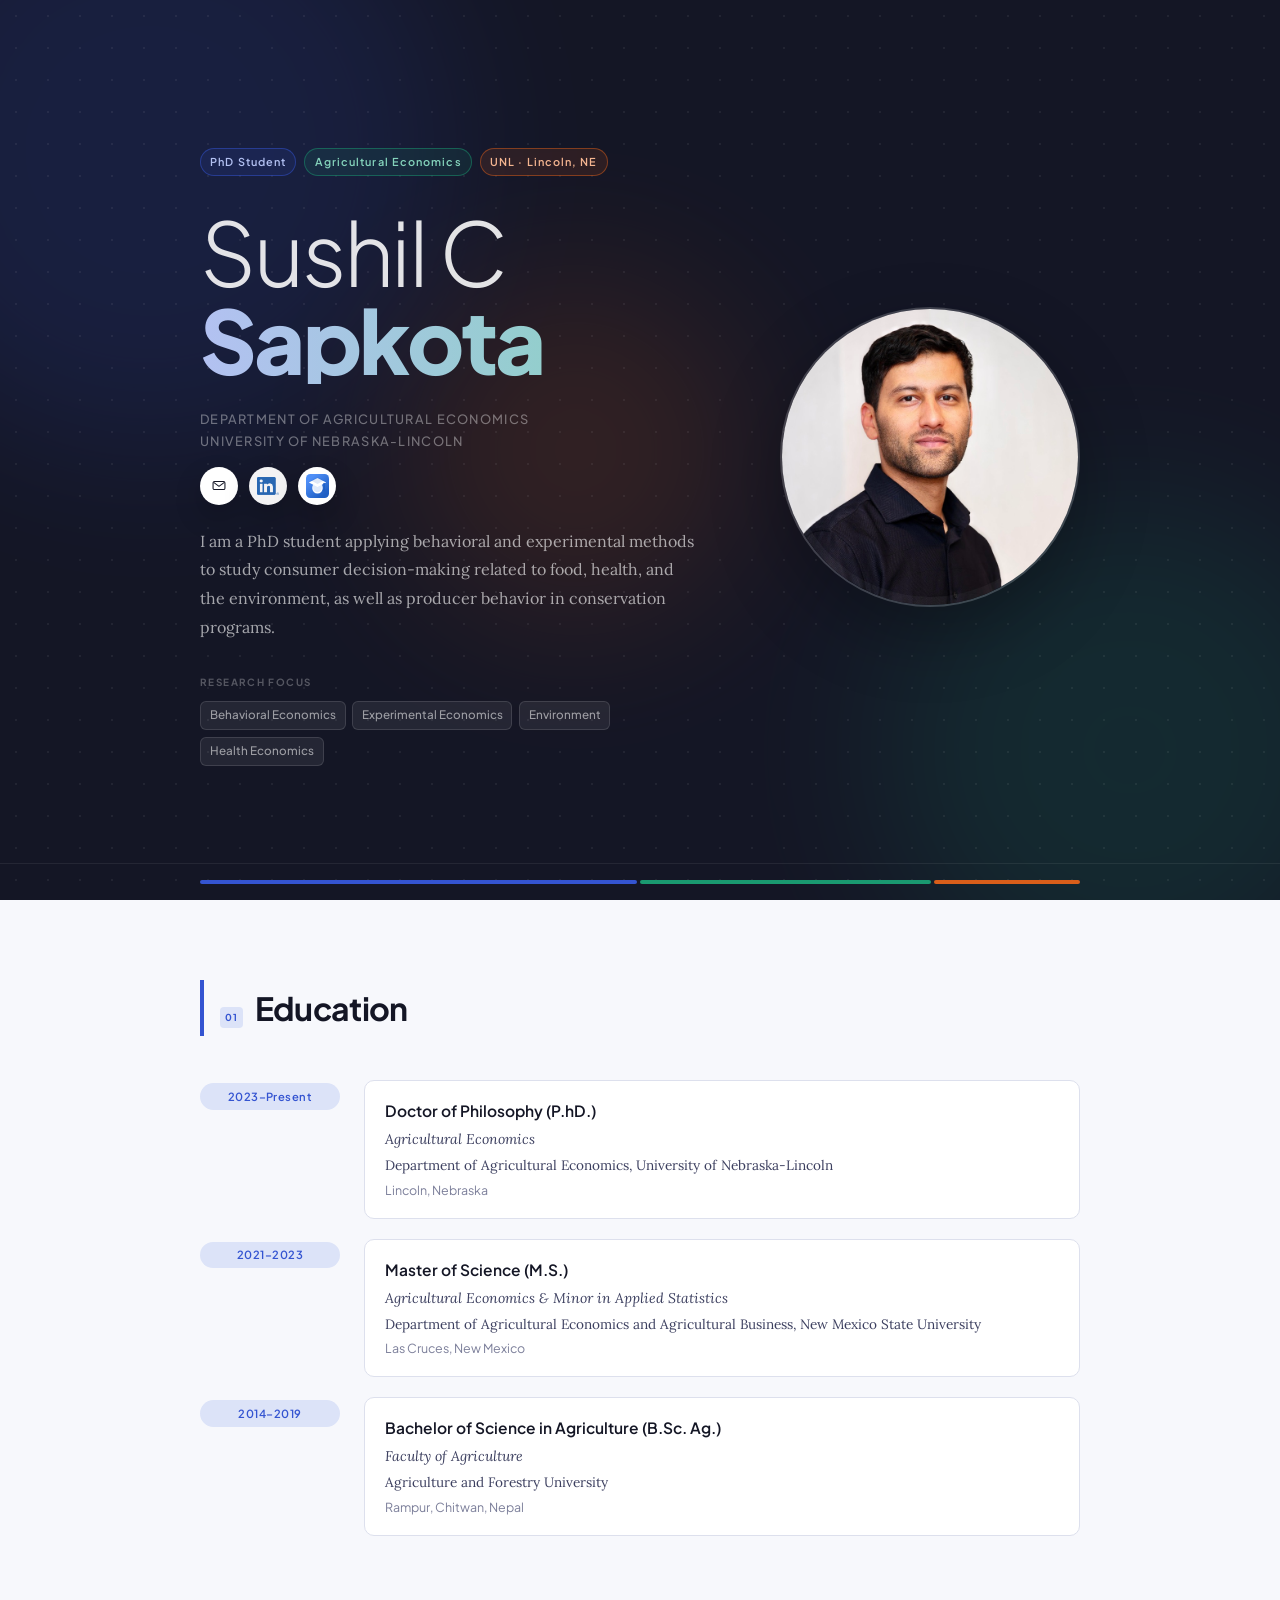
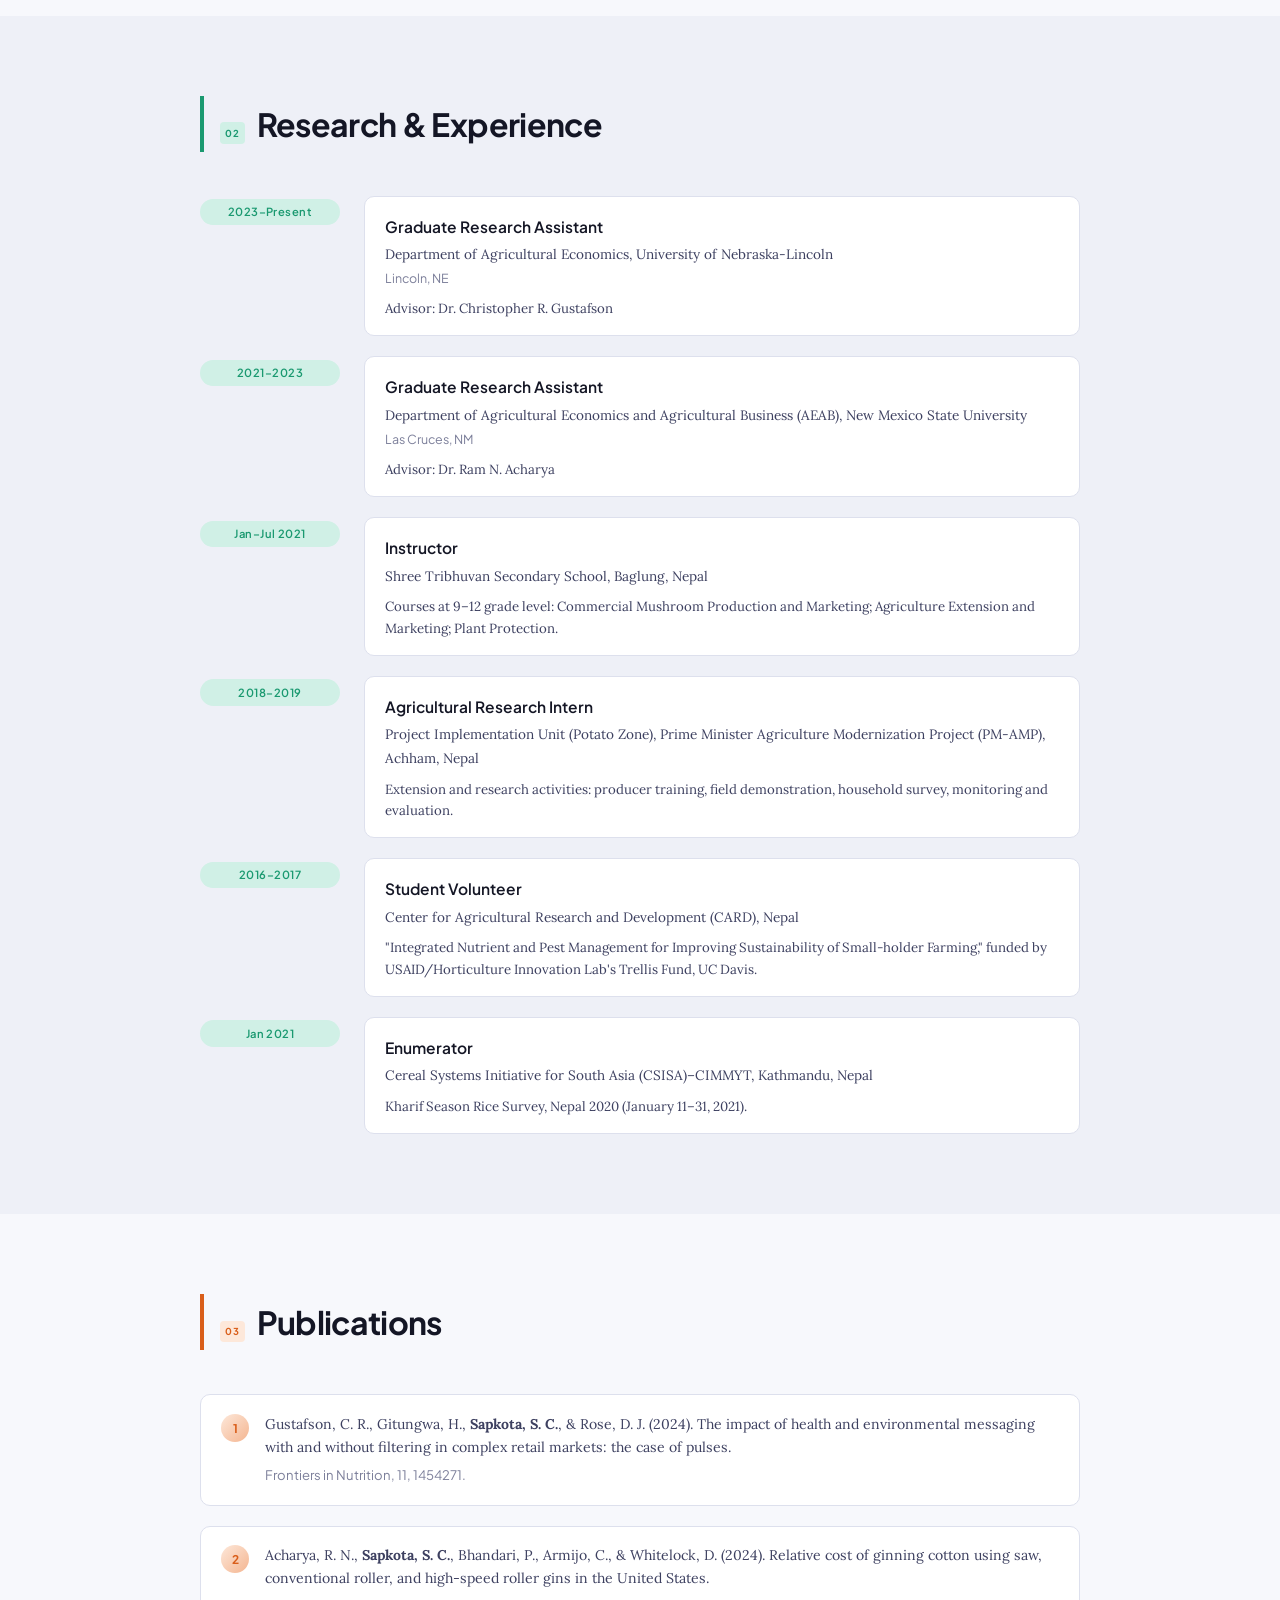
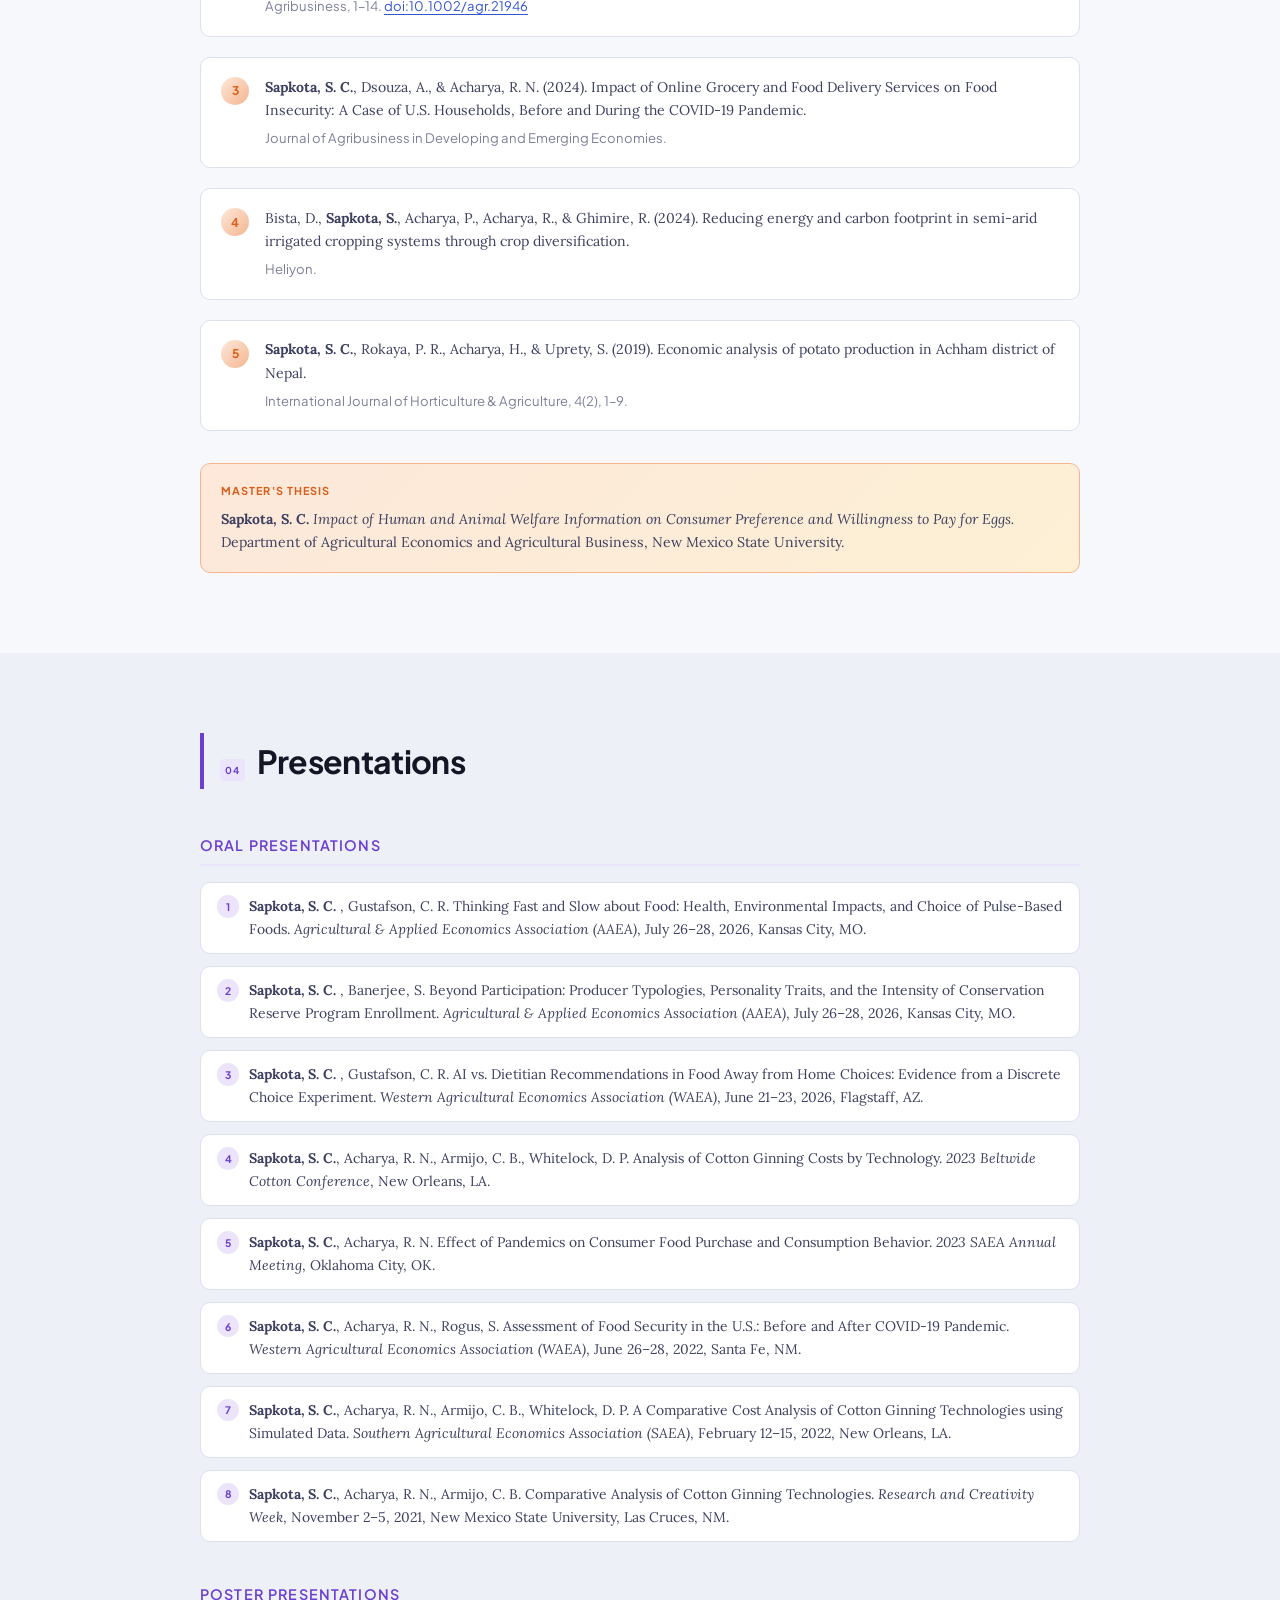
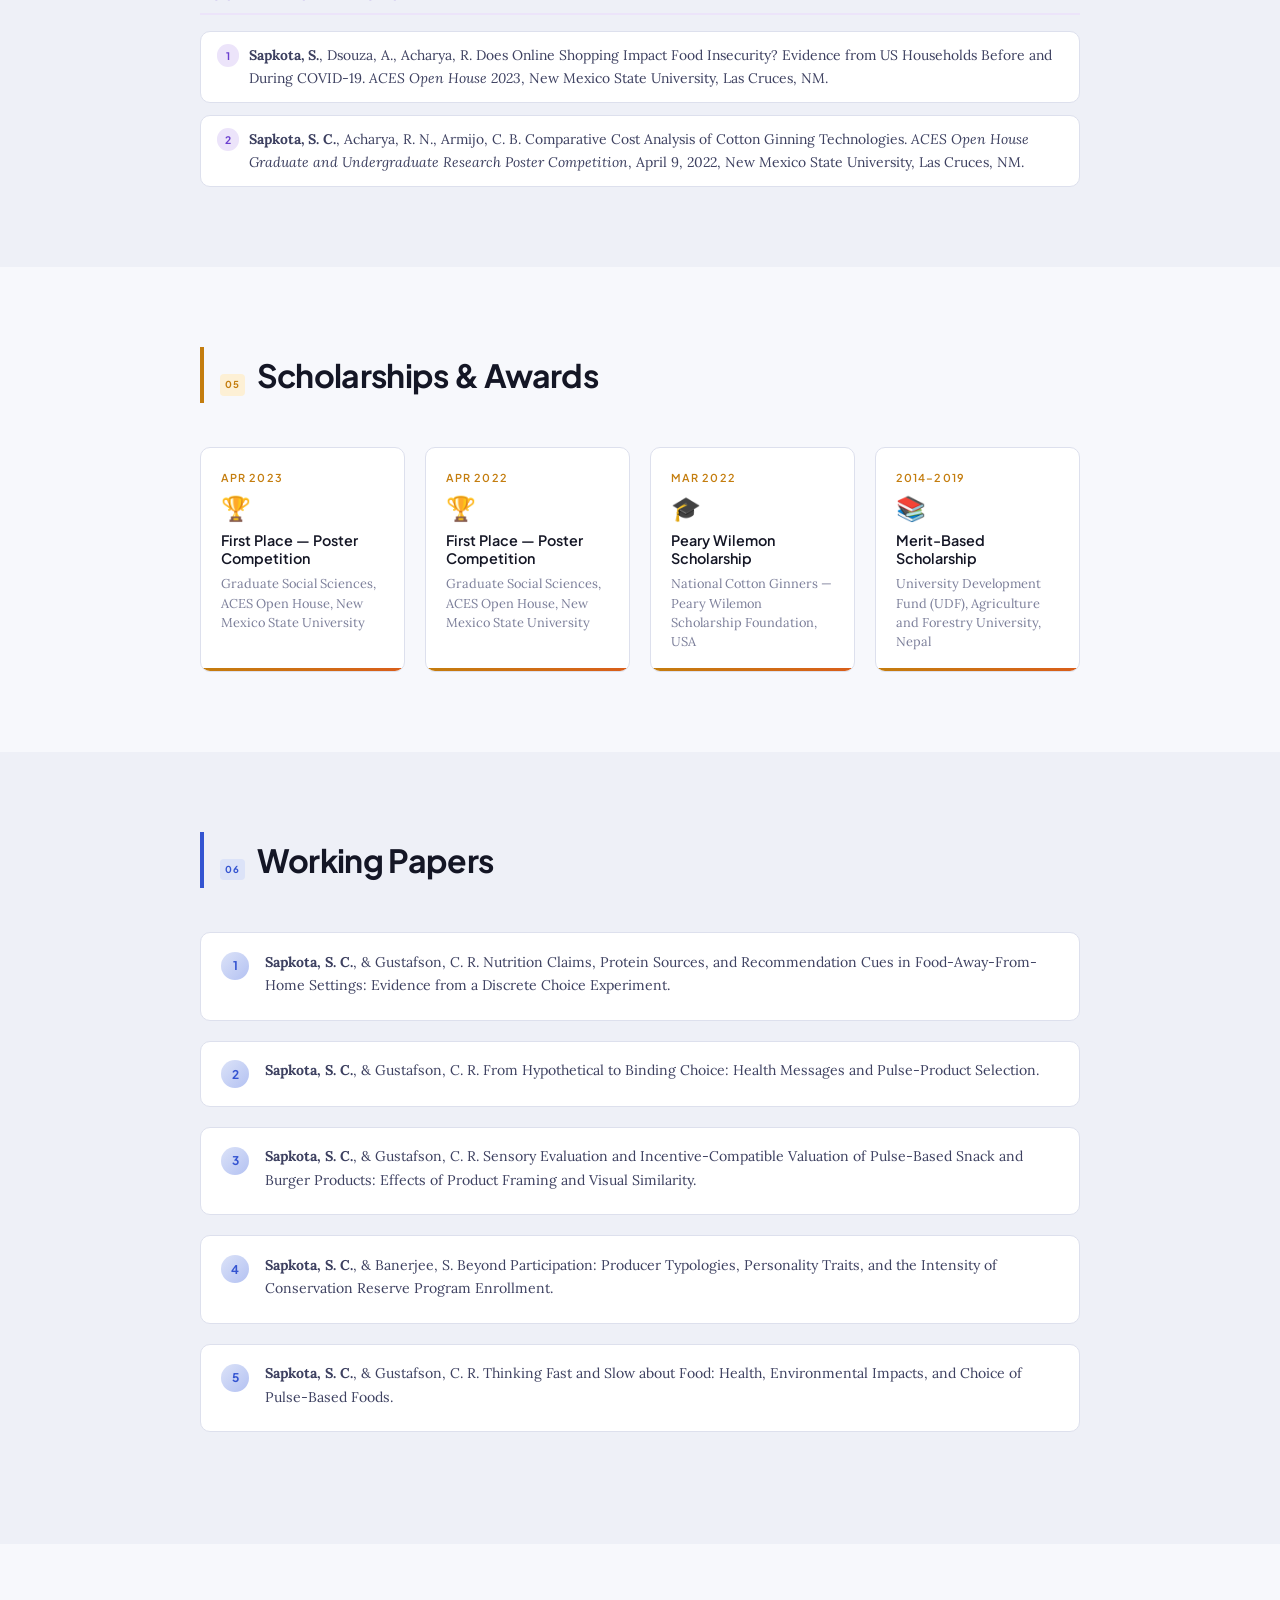
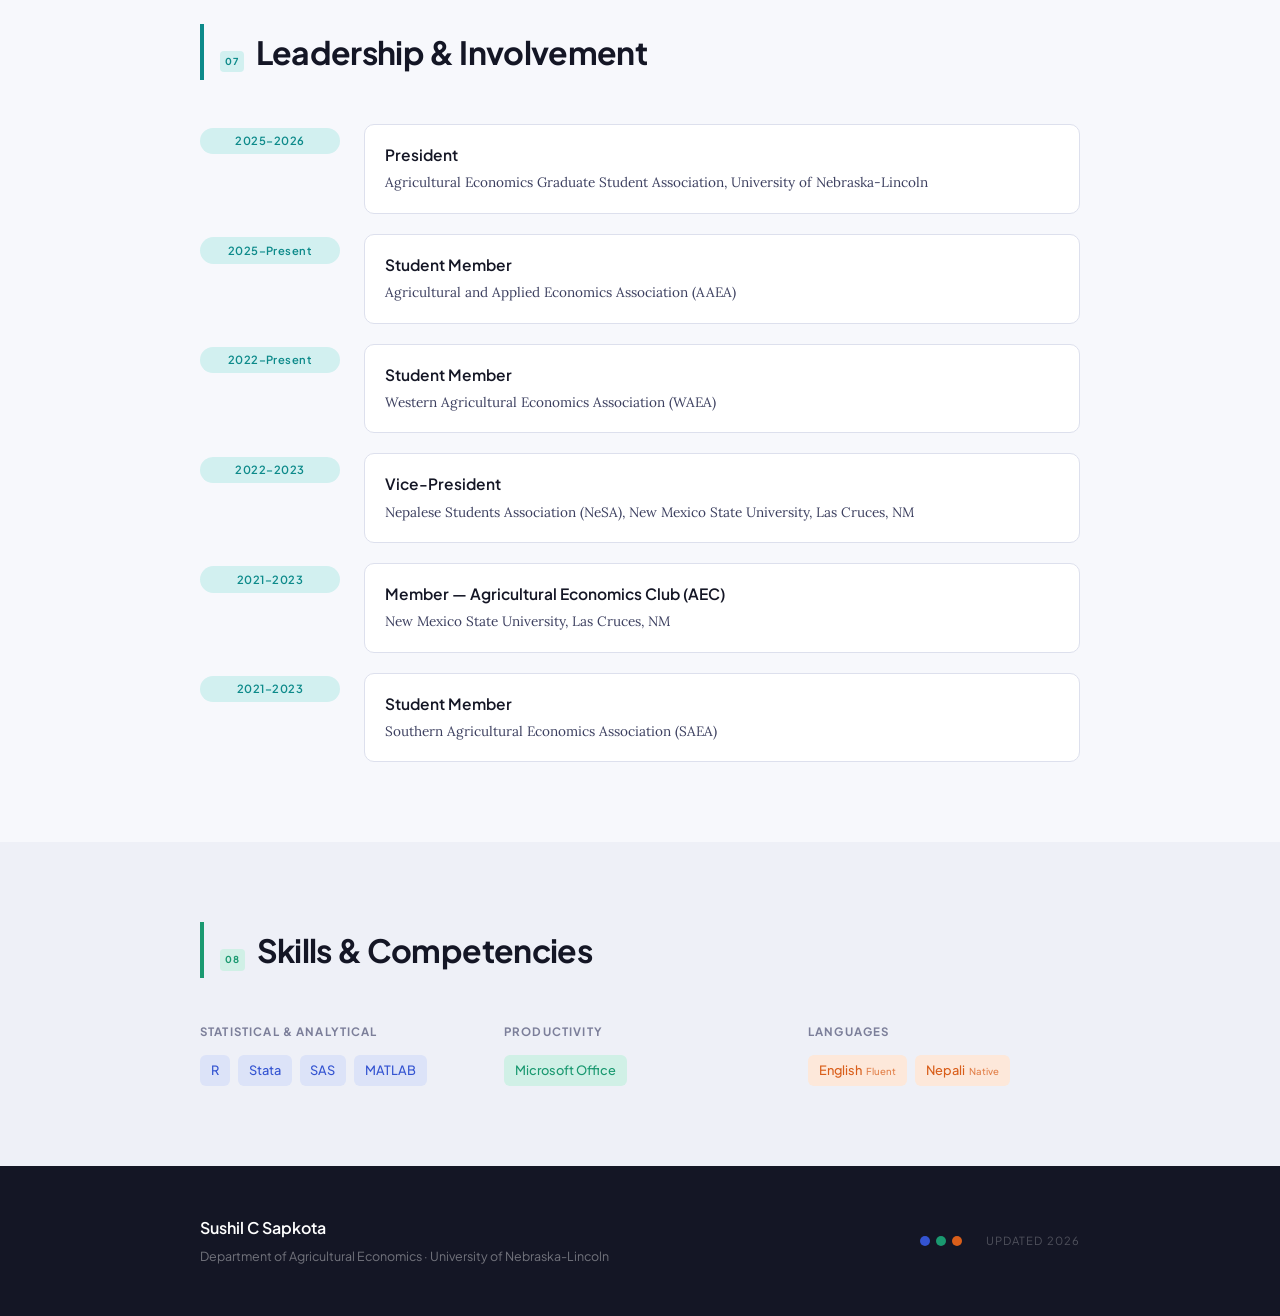
<file: index.html>
<!DOCTYPE html>
<html lang="en">
<head>
  <meta charset="UTF-8" />
  <meta name="viewport" content="width=device-width, initial-scale=1.0" />
  <title>Sushil C Sapkota — Agricultural Economist, UNL</title>
  <meta name="description" content="Sushil C Sapkota is a PhD student in Agricultural Economics at the University of Nebraska-Lincoln, researching consumer food choice, behavioral and experimental economics, and conservation programs." />
  <meta name="author" content="Sushil C Sapkota" />
  <link rel="canonical" href="https://sushilcs9.github.io/CV_SCS/" />

  <meta property="og:type" content="profile" />
  <meta property="og:title" content="Sushil C Sapkota — Agricultural Economist, UNL" />
  <meta property="og:description" content="PhD student in Agricultural Economics at the University of Nebraska-Lincoln. Research on consumer food choice, behavioral and experimental economics, and conservation programs." />
  <meta property="og:url" content="https://sushilcs9.github.io/CV_SCS/" />
  <meta property="og:image" content="https://sushilcs9.github.io/CV_SCS/3225E10E-08E2-4736-A0DA-E0281A70B537_1_105_c.jpeg" />
  <meta property="profile:first_name" content="Sushil" />
  <meta property="profile:last_name" content="Sapkota" />
  <meta name="twitter:card" content="summary_large_image" />
  <meta name="twitter:title" content="Sushil C Sapkota — Agricultural Economist, UNL" />
  <meta name="twitter:description" content="PhD student in Agricultural Economics at the University of Nebraska-Lincoln." />
  <meta name="twitter:image" content="https://sushilcs9.github.io/CV_SCS/3225E10E-08E2-4736-A0DA-E0281A70B537_1_105_c.jpeg" />

  <script type="application/ld+json">
  {
    "@context": "https://schema.org",
    "@type": "Person",
    "name": "Sushil C Sapkota",
    "alternateName": ["Sushil Chandra Sapkota", "Sushil Sapkota", "S. C. Sapkota"],
    "url": "https://sushilcs9.github.io/CV_SCS/",
    "image": "https://sushilcs9.github.io/CV_SCS/3225E10E-08E2-4736-A0DA-E0281A70B537_1_105_c.jpeg",
    "email": "mailto:ssapkota3@nebraska.edu",
    "jobTitle": "PhD Student in Agricultural Economics",
    "worksFor": {
      "@type": "CollegeOrUniversity",
      "name": "University of Nebraska-Lincoln",
      "department": "Department of Agricultural Economics",
      "url": "https://agecon.unl.edu/"
    },
    "alumniOf": [
      { "@type": "CollegeOrUniversity", "name": "New Mexico State University" },
      { "@type": "CollegeOrUniversity", "name": "Agriculture and Forestry University, Nepal" }
    ],
    "knowsAbout": [
      "Agricultural Economics",
      "Behavioral Economics",
      "Experimental Economics",
      "Consumer Food Choice",
      "Discrete Choice Experiments",
      "Food Security",
      "Conservation Reserve Program"
    ],
    "sameAs": [
      "https://scholar.google.com/citations?user=Bftoj8IAAAAJ&hl=en",
      "https://www.linkedin.com/in/sushil-sapkota-06522b165/",
      "https://www.researchgate.net/profile/Sushil-Sapkota-3",
      "https://agecon.unl.edu/person/sushil-sapkota/"
    ]
  }
  </script>

  <link rel="preconnect" href="https://fonts.googleapis.com" />
  <link rel="preconnect" href="https://fonts.gstatic.com" crossorigin />
  <link href="https://fonts.googleapis.com/css2?family=Plus+Jakarta+Sans:ital,wght@0,300;0,400;0,500;0,600;0,700;1,300;1,400&family=Lora:ital,wght@0,400;0,500;1,400&display=swap" rel="stylesheet" />
  <link rel="stylesheet" href="styles2.css?v=5" />
</head>
<body>

  <nav id="nav">
    <div class="nav-inner">
      <a href="#top" class="nav-brand">
        <span class="nav-initials">SCS</span>
        <span class="nav-fullname">Sushil C Sapkota</span>
      </a>
      <ul class="nav-links">
        <li><a href="#education">Education</a></li>
        <li><a href="#experience">Experience</a></li>
        <li><a href="#publications">Publications</a></li>
        <li><a href="#presentations">Presentations</a></li>
        <li><a href="#awards">Awards</a></li>
        <li><a href="#working-papers">Working Papers</a></li>
        <li><a href="#leadership">Leadership</a></li>
        <li><a href="#skills">Skills</a></li>
      </ul>
      <button class="nav-toggle" aria-label="Toggle menu" aria-expanded="false">
        <span></span><span></span><span></span>
      </button>
    </div>
  </nav>

  <main id="top">

    <!-- Hero -->
    <section class="hero">
      <div class="hero-blob hero-blob--1"></div>
      <div class="hero-blob hero-blob--2"></div>
      <div class="hero-blob hero-blob--3"></div>
      <div class="hero-grid-lines"></div>

      <div class="container hero-inner">

        <div class="hero-left">
          <div class="hero-chips">
            <span class="chip chip--blue">PhD Student</span>
            <span class="chip chip--green">Agricultural Economics</span>
            <span class="chip chip--orange">UNL · Lincoln, NE</span>
          </div>

          <h1 class="hero-name">
            <span class="hero-first">Sushil C</span>
            <span class="hero-last">Sapkota</span>
          </h1>

          <p class="hero-dept">
            Department of Agricultural Economics<br />
            University of Nebraska-Lincoln
          </p>

          <div class="hero-contact">
            <a class="email-link" href="mailto:ssapkota3@nebraska.edu" aria-label="Email Sushil C Sapkota">
              <svg class="email-icon" viewBox="0 0 24 24" fill="none" aria-hidden="true">
                <rect x="2.5" y="5.5" width="19" height="13" rx="2.3" stroke="currentColor" stroke-width="1.7"/>
                <path d="M4 7.5l8 5.8 8-5.8" stroke="currentColor" stroke-width="1.7" stroke-linecap="round" stroke-linejoin="round"/>
              </svg>
            </a>
            <a
              class="linkedin-link"
              href="https://www.linkedin.com/in/sushil-sapkota-06522b165/"
              target="_blank"
              rel="noopener noreferrer"
              aria-label="Visit Sushil C Sapkota on LinkedIn"
            >
              <img class="linkedin-logo" src="LI-In-Bug.png" alt="" />
            </a>
            <a
              class="scholar-link"
              href="https://scholar.google.com/citations?user=Bftoj8IAAAAJ&hl=en"
              target="_blank"
              rel="noopener noreferrer"
              aria-label="Visit Sushil C Sapkota on Google Scholar"
            >
              <img class="scholar-logo" src="google-scholar.svg" alt="" />
            </a>
          </div>

          <p class="hero-bio">
            I am a PhD student applying behavioral and experimental methods to study consumer decision-making
            related to food, health, and the environment, as well as
            producer behavior in conservation programs.
          </p>

          <div class="hero-focus">
            <span class="focus-label">Research Focus</span>
            <div class="focus-tags">
              <span class="focus-tag">Behavioral Economics</span>
              <span class="focus-tag">Experimental Economics</span>
              <span class="focus-tag">Environment</span>
              <span class="focus-tag">Health Economics</span>
            </div>
          </div>
        </div>

        <div class="hero-media">
          <div class="hero-photo-wrap" aria-label="Portrait of Sushil C Sapkota">
            <img
              class="hero-photo"
              src="3225E10E-08E2-4736-A0DA-E0281A70B537_1_105_c.jpeg"
              alt="Sushil C Sapkota"
            />
          </div>
        </div>

      </div>

      <div class="hero-bar-wrap">
        <div class="container">
          <div class="hero-bar">
            <span class="hero-bar-seg hero-bar-seg--a"></span>
            <span class="hero-bar-seg hero-bar-seg--b"></span>
            <span class="hero-bar-seg hero-bar-seg--c"></span>
          </div>
        </div>
      </div>
    </section>

    <!-- Education -->
    <section id="education" class="section">
      <div class="container">
        <h2 class="section-title section-title--blue">
          <span class="section-icon">01</span>Education
        </h2>
        <div class="timeline">

          <article class="tl-item">
            <div class="tl-badge tl-badge--blue">2023–Present</div>
            <div class="tl-card">
              <h3 class="tl-role">Doctor of Philosophy (P.hD.)</h3>
              <p class="tl-field">Agricultural Economics</p>
              <p class="tl-org">Department of Agricultural Economics, University of Nebraska-Lincoln</p>
              <p class="tl-loc">Lincoln, Nebraska</p>
            </div>
          </article>

          <article class="tl-item">
            <div class="tl-badge tl-badge--blue">2021–2023</div>
            <div class="tl-card">
              <h3 class="tl-role">Master of Science (M.S.)</h3>
              <p class="tl-field">Agricultural Economics &amp; Minor in Applied Statistics</p>
              <p class="tl-org">Department of Agricultural Economics and Agricultural Business, New Mexico State University</p>
              <p class="tl-loc">Las Cruces, New Mexico</p>
            </div>
          </article>

          <article class="tl-item">
            <div class="tl-badge tl-badge--blue">2014–2019</div>
            <div class="tl-card">
              <h3 class="tl-role">Bachelor of Science in Agriculture (B.Sc. Ag.)</h3>
              <p class="tl-field">Faculty of Agriculture</p>
              <p class="tl-org">Agriculture and Forestry University</p>
              <p class="tl-loc">Rampur, Chitwan, Nepal</p>
            </div>
          </article>

        </div>
      </div>
    </section>

    <!-- Experience -->
    <section id="experience" class="section section--alt">
      <div class="container">
        <h2 class="section-title section-title--green">
          <span class="section-icon">02</span>Research &amp; Experience
        </h2>
        <div class="timeline">

          <article class="tl-item">
            <div class="tl-badge tl-badge--green">2023–Present</div>
            <div class="tl-card">
              <h3 class="tl-role">Graduate Research Assistant</h3>
              <p class="tl-org">Department of Agricultural Economics, University of Nebraska-Lincoln</p>
              <p class="tl-loc">Lincoln, NE</p>
              <p class="tl-note">Advisor: Dr. Christopher R. Gustafson</p>
            </div>
          </article>

          <article class="tl-item">
            <div class="tl-badge tl-badge--green">2021–2023</div>
            <div class="tl-card">
              <h3 class="tl-role">Graduate Research Assistant</h3>
              <p class="tl-org">Department of Agricultural Economics and Agricultural Business (AEAB), New Mexico State University</p>
              <p class="tl-loc">Las Cruces, NM</p>
              <p class="tl-note">Advisor: Dr. Ram N. Acharya</p>
            </div>
          </article>

          <article class="tl-item">
            <div class="tl-badge tl-badge--green">Jan–Jul 2021</div>
            <div class="tl-card">
              <h3 class="tl-role">Instructor</h3>
              <p class="tl-org">Shree Tribhuvan Secondary School, Baglung, Nepal</p>
              <p class="tl-note">Courses at 9–12 grade level: Commercial Mushroom Production and Marketing; Agriculture Extension and Marketing; Plant Protection.</p>
            </div>
          </article>

          <article class="tl-item">
            <div class="tl-badge tl-badge--green">2018–2019</div>
            <div class="tl-card">
              <h3 class="tl-role">Agricultural Research Intern</h3>
              <p class="tl-org">Project Implementation Unit (Potato Zone), Prime Minister Agriculture Modernization Project (PM-AMP), Achham, Nepal</p>
              <p class="tl-note">Extension and research activities: producer training, field demonstration, household survey, monitoring and evaluation.</p>
            </div>
          </article>

          <article class="tl-item">
            <div class="tl-badge tl-badge--green">2016–2017</div>
            <div class="tl-card">
              <h3 class="tl-role">Student Volunteer</h3>
              <p class="tl-org">Center for Agricultural Research and Development (CARD), Nepal</p>
              <p class="tl-note">"Integrated Nutrient and Pest Management for Improving Sustainability of Small-holder Farming," funded by USAID/Horticulture Innovation Lab's Trellis Fund, UC Davis.</p>
            </div>
          </article>

          <article class="tl-item">
            <div class="tl-badge tl-badge--green">Jan 2021</div>
            <div class="tl-card">
              <h3 class="tl-role">Enumerator</h3>
              <p class="tl-org">Cereal Systems Initiative for South Asia (CSISA)–CIMMYT, Kathmandu, Nepal</p>
              <p class="tl-note">Kharif Season Rice Survey, Nepal 2020 (January 11–31, 2021).</p>
            </div>
          </article>

        </div>
      </div>
    </section>

    <!-- Publications -->
    <section id="publications" class="section">
      <div class="container">
        <h2 class="section-title section-title--orange">
          <span class="section-icon">03</span>Publications
        </h2>

        <ol class="pub-list">
          <li class="pub-item">
            <span class="pub-num">1</span>
            <div class="pub-content">
              <p class="pub-cite">Gustafson, C. R., Gitungwa, H., <strong>Sapkota, S. C.</strong>, &amp; Rose, D. J. (2024). The impact of health and environmental messaging with and without filtering in complex retail markets: the case of pulses.</p>
              <p class="pub-journal">Frontiers in Nutrition, 11, 1454271.</p>
            </div>
          </li>
          <li class="pub-item">
            <span class="pub-num">2</span>
            <div class="pub-content">
              <p class="pub-cite">Acharya, R. N., <strong>Sapkota, S. C.</strong>, Bhandari, P., Armijo, C., &amp; Whitelock, D. (2024). Relative cost of ginning cotton using saw, conventional roller, and high-speed roller gins in the United States.</p>
              <p class="pub-journal">Agribusiness, 1–14. <a href="https://doi.org/10.1002/agr.21946" target="_blank" rel="noopener">doi:10.1002/agr.21946</a></p>
            </div>
          </li>
          <li class="pub-item">
            <span class="pub-num">3</span>
            <div class="pub-content">
              <p class="pub-cite"><strong>Sapkota, S. C.</strong>, Dsouza, A., &amp; Acharya, R. N. (2024). Impact of Online Grocery and Food Delivery Services on Food Insecurity: A Case of U.S. Households, Before and During the COVID-19 Pandemic.</p>
              <p class="pub-journal">Journal of Agribusiness in Developing and Emerging Economies.</p>
            </div>
          </li>
          <li class="pub-item">
            <span class="pub-num">4</span>
            <div class="pub-content">
              <p class="pub-cite">Bista, D., <strong>Sapkota, S.</strong>, Acharya, P., Acharya, R., &amp; Ghimire, R. (2024). Reducing energy and carbon footprint in semi-arid irrigated cropping systems through crop diversification.</p>
              <p class="pub-journal">Heliyon.</p>
            </div>
          </li>
          <li class="pub-item">
            <span class="pub-num">5</span>
            <div class="pub-content">
              <p class="pub-cite"><strong>Sapkota, S. C.</strong>, Rokaya, P. R., Acharya, H., &amp; Uprety, S. (2019). Economic analysis of potato production in Achham district of Nepal.</p>
              <p class="pub-journal">International Journal of Horticulture &amp; Agriculture, 4(2), 1–9.</p>
            </div>
          </li>
        </ol>

        <div class="thesis-block">
          <div class="thesis-label">Master's Thesis</div>
          <p><strong>Sapkota, S. C.</strong> <em>Impact of Human and Animal Welfare Information on Consumer Preference and Willingness to Pay for Eggs.</em> Department of Agricultural Economics and Agricultural Business, New Mexico State University.</p>
        </div>
      </div>
    </section>

    <!-- Presentations -->
    <section id="presentations" class="section section--alt">
      <div class="container">
        <h2 class="section-title section-title--purple">
          <span class="section-icon">04</span>Presentations
        </h2>

        <h3 class="sub-heading sub-heading--purple">Oral Presentations</h3>
        <ol class="pres-list">
          <li class="pres-item"><strong>Sapkota, S. C. </strong>, Gustafson, C. R. Thinking Fast and Slow about Food: Health, Environmental Impacts, and Choice of Pulse-Based Foods. <em>Agricultural & Applied Economics Association (AAEA)</em>, July 26–28, 2026, Kansas City, MO.</li>
          <li class="pres-item"><strong>Sapkota, S. C. </strong>, Banerjee, S. Beyond Participation: Producer Typologies, Personality Traits, and the Intensity of Conservation Reserve Program Enrollment. <em>Agricultural & Applied Economics Association (AAEA)</em>, July 26–28, 2026, Kansas City, MO.</li>
          <li class="pres-item"><strong>Sapkota, S. C. </strong>, Gustafson, C. R. AI vs. Dietitian Recommendations in Food Away from Home Choices: Evidence from a Discrete Choice Experiment. <em>Western Agricultural Economics Association (WAEA)</em>, June 21–23, 2026, Flagstaff, AZ.</li>
          <li class="pres-item"><strong>Sapkota, S. C.</strong>, Acharya, R. N., Armijo, C. B., Whitelock, D. P. Analysis of Cotton Ginning Costs by Technology. <em>2023 Beltwide Cotton Conference</em>, New Orleans, LA.</li>
          <li class="pres-item"><strong>Sapkota, S. C.</strong>, Acharya, R. N. Effect of Pandemics on Consumer Food Purchase and Consumption Behavior. <em>2023 SAEA Annual Meeting</em>, Oklahoma City, OK.</li>
          <li class="pres-item"><strong>Sapkota, S. C.</strong>, Acharya, R. N., Rogus, S. Assessment of Food Security in the U.S.: Before and After COVID-19 Pandemic. <em>Western Agricultural Economics Association (WAEA)</em>, June 26–28, 2022, Santa Fe, NM.</li>
          <li class="pres-item"><strong>Sapkota, S. C.</strong>, Acharya, R. N., Armijo, C. B., Whitelock, D. P. A Comparative Cost Analysis of Cotton Ginning Technologies using Simulated Data. <em>Southern Agricultural Economics Association (SAEA)</em>, February 12–15, 2022, New Orleans, LA.</li>
          <li class="pres-item"><strong>Sapkota, S. C.</strong>, Acharya, R. N., Armijo, C. B. Comparative Analysis of Cotton Ginning Technologies. <em>Research and Creativity Week</em>, November 2–5, 2021, New Mexico State University, Las Cruces, NM.</li>
        </ol>

        <h3 class="sub-heading sub-heading--purple" style="margin-top:2.5rem">Poster Presentations</h3>
        <ol class="pres-list">
          <li class="pres-item"><strong>Sapkota, S.</strong>, Dsouza, A., Acharya, R. Does Online Shopping Impact Food Insecurity? Evidence from US Households Before and During COVID-19. <em>ACES Open House 2023</em>, New Mexico State University, Las Cruces, NM.</li>
          <li class="pres-item"><strong>Sapkota, S. C.</strong>, Acharya, R. N., Armijo, C. B. Comparative Cost Analysis of Cotton Ginning Technologies. <em>ACES Open House Graduate and Undergraduate Research Poster Competition</em>, April 9, 2022, New Mexico State University, Las Cruces, NM.</li>
        </ol>
      </div>
    </section>

    <!-- Awards -->
    <section id="awards" class="section">
      <div class="container">
        <h2 class="section-title section-title--amber">
          <span class="section-icon">05</span>Scholarships &amp; Awards
        </h2>
        <div class="awards-grid">

          <div class="award-card award-card--amber">
            <div class="award-year">Apr 2023</div>
            <div class="award-icon">🏆</div>
            <h3 class="award-title">First Place — Poster Competition</h3>
            <p class="award-body">Graduate Social Sciences, ACES Open House, New Mexico State University</p>
          </div>

          <div class="award-card award-card--amber">
            <div class="award-year">Apr 2022</div>
            <div class="award-icon">🏆</div>
            <h3 class="award-title">First Place — Poster Competition</h3>
            <p class="award-body">Graduate Social Sciences, ACES Open House, New Mexico State University</p>
          </div>

          <div class="award-card award-card--amber">
            <div class="award-year">Mar 2022</div>
            <div class="award-icon">🎓</div>
            <h3 class="award-title">Peary Wilemon Scholarship</h3>
            <p class="award-body">National Cotton Ginners — Peary Wilemon Scholarship Foundation, USA</p>
          </div>

          <div class="award-card award-card--amber">
            <div class="award-year">2014–2019</div>
            <div class="award-icon">📚</div>
            <h3 class="award-title">Merit-Based Scholarship</h3>
            <p class="award-body">University Development Fund (UDF), Agriculture and Forestry University, Nepal</p>
          </div>

        </div>
      </div>
    </section>

    <!-- Working Papers -->
    <section id="working-papers" class="section section--alt">
      <div class="container">
        <h2 class="section-title section-title--blue">
          <span class="section-icon">06</span>Working Papers
        </h2>

        <ol class="pub-list">
          <li class="pub-item">
            <span class="pub-num">1</span>
            <div class="pub-content">
              <p class="pub-cite"><strong>Sapkota, S. C.</strong>, &amp; Gustafson, C. R. Nutrition Claims, Protein Sources, and Recommendation Cues in Food-Away-From-Home Settings: Evidence from a Discrete Choice Experiment.</p>
            </div>
          </li>
          <li class="pub-item">
            <span class="pub-num">2</span>
            <div class="pub-content">
              <p class="pub-cite"><strong>Sapkota, S. C.</strong>, &amp; Gustafson, C. R. From Hypothetical to Binding Choice: Health Messages and Pulse-Product Selection.</p>
            </div>
          </li>
          <li class="pub-item">
            <span class="pub-num">3</span>
            <div class="pub-content">
              <p class="pub-cite"><strong>Sapkota, S. C.</strong>, &amp; Gustafson, C. R. Sensory Evaluation and Incentive-Compatible Valuation of Pulse-Based Snack and Burger Products: Effects of Product Framing and Visual Similarity.</p>
            </div>
          </li>
          <li class="pub-item">
            <span class="pub-num">4</span>
            <div class="pub-content">
              <p class="pub-cite"><strong>Sapkota, S. C.</strong>, &amp; Banerjee, S. Beyond Participation: Producer Typologies, Personality Traits, and the Intensity of Conservation Reserve Program Enrollment.</p>
            </div>
          </li>
          <li class="pub-item">
            <span class="pub-num">5</span>
            <div class="pub-content">
              <p class="pub-cite"><strong>Sapkota, S. C.</strong>, &amp; Gustafson, C. R. Thinking Fast and Slow about Food: Health, Environmental Impacts, and Choice of Pulse-Based Foods.</p>
            </div>
          </li>
        </ol>
      </div>
    </section>

    <!-- Leadership -->
    <section id="leadership" class="section">
      <div class="container">
        <h2 class="section-title section-title--teal">
          <span class="section-icon">07</span>Leadership &amp; Involvement
        </h2>
        <div class="timeline">

          <article class="tl-item">
            <div class="tl-badge tl-badge--teal">2025–2026</div>
            <div class="tl-card">
              <h3 class="tl-role">President</h3>
              <p class="tl-org">Agricultural Economics Graduate Student Association, University of Nebraska-Lincoln</p>
            </div>
          </article>

          <article class="tl-item">
            <div class="tl-badge tl-badge--teal">2025–Present</div>
            <div class="tl-card">
              <h3 class="tl-role">Student Member</h3>
              <p class="tl-org">Agricultural and Applied Economics Association (AAEA)</p>
            </div>
          </article>

          <article class="tl-item">
            <div class="tl-badge tl-badge--teal">2022–Present</div>
            <div class="tl-card">
              <h3 class="tl-role">Student Member</h3>
              <p class="tl-org">Western Agricultural Economics Association (WAEA)</p>
            </div>
          </article>

          <article class="tl-item">
            <div class="tl-badge tl-badge--teal">2022–2023</div>
            <div class="tl-card">
              <h3 class="tl-role">Vice-President</h3>
              <p class="tl-org">Nepalese Students Association (NeSA), New Mexico State University, Las Cruces, NM</p>
            </div>
          </article>

          <article class="tl-item">
            <div class="tl-badge tl-badge--teal">2021–2023</div>
            <div class="tl-card">
              <h3 class="tl-role">Member — Agricultural Economics Club (AEC)</h3>
              <p class="tl-org">New Mexico State University, Las Cruces, NM</p>
            </div>
          </article>

          <article class="tl-item">
            <div class="tl-badge tl-badge--teal">2021–2023</div>
            <div class="tl-card">
              <h3 class="tl-role">Student Member</h3>
              <p class="tl-org">Southern Agricultural Economics Association (SAEA)</p>
            </div>
          </article>

        </div>
      </div>
    </section>

    <!-- Skills -->
    <section id="skills" class="section section--alt">
      <div class="container">
        <h2 class="section-title section-title--green">
          <span class="section-icon">08</span>Skills &amp; Competencies
        </h2>
        <div class="skills-grid">
          <div class="skill-group">
            <h3 class="skill-group-label">Statistical &amp; Analytical</h3>
            <div class="skill-tags">
              <span class="skill-tag skill-tag--blue">R</span>
              <span class="skill-tag skill-tag--blue">Stata</span>
              <span class="skill-tag skill-tag--blue">SAS</span>
              <span class="skill-tag skill-tag--blue">MATLAB</span>
            </div>
          </div>
          <div class="skill-group">
            <h3 class="skill-group-label">Productivity</h3>
            <div class="skill-tags">
              <span class="skill-tag skill-tag--green">Microsoft Office</span>
            </div>
          </div>
          <div class="skill-group">
            <h3 class="skill-group-label">Languages</h3>
            <div class="skill-tags">
              <span class="skill-tag skill-tag--orange">English <em>Fluent</em></span>
              <span class="skill-tag skill-tag--orange">Nepali <em>Native</em></span>
            </div>
          </div>
        </div>
      </div>
    </section>

  </main>

  <footer class="footer">
    <div class="container footer-inner">
      <div class="footer-left">
        <p class="footer-name">Sushil C Sapkota</p>
        <p class="footer-inst">Department of Agricultural Economics · University of Nebraska-Lincoln</p>
      </div>
      <div class="footer-dots">
        <span class="fdot fdot--blue"></span>
        <span class="fdot fdot--green"></span>
        <span class="fdot fdot--orange"></span>
      </div>
      <p class="footer-copy">Updated 2026</p>
    </div>
  </footer>

  <script src="script2.js"></script>
</body>
</html>
</file>
<file: styles2.css>
/* ─── Reset ─────────────────────────────────────────── */
*, *::before, *::after { box-sizing: border-box; margin: 0; padding: 0; }

/* ─── Palette ───────────────────────────────────────── */
:root {
  --white:   #ffffff;
  --bg:      #f7f8fc;
  --bg-alt:  #eef0f7;
  --ink:     #141625;
  --ink-2:   #3d4060;
  --ink-3:   #7c7f9a;

  --blue:    #3454d1;
  --blue-lt: #dce3f8;
  --blue-md: #b3c1f2;

  --green:   #1a9970;
  --green-lt:#d0f0e6;
  --green-md:#85d4bc;

  --orange:  #d95e1a;
  --orange-lt:#fde8da;
  --orange-md:#f4b590;

  --purple:  #6b3fcf;
  --purple-lt:#ece4fa;

  --amber:   #c47d0e;
  --amber-lt:#fdf0d5;
  --amber-md:#f5c96a;

  --teal:    #0d8a8a;
  --teal-lt: #d2f0f0;
  --teal-md: #7ed4d4;

  --rule:    #dde0ed;

  --font-head: 'Plus Jakarta Sans', system-ui, sans-serif;
  --font-body: 'Lora', Georgia, serif;

  --max-w: 880px;
  --radius: 10px;
}

html { scroll-behavior: smooth; }

body {
  background: var(--bg);
  color: var(--ink);
  font-family: var(--font-body);
  font-size: clamp(15px, 1.5vw, 16px);
  line-height: 1.75;
  -webkit-font-smoothing: antialiased;
}

/* ─── Utility ───────────────────────────────────────── */
.container {
  width: min(var(--max-w), 100% - 2rem);
  margin-inline: auto;
}

a {
  color: var(--blue);
  text-underline-offset: 3px;
  transition: opacity 0.2s;
}
a:hover { opacity: 0.7; }

/* ─── Nav ───────────────────────────────────────────── */
#nav {
  position: fixed;
  top: 0; left: 0; right: 0;
  z-index: 200;
  background: var(--ink);
  transform: translateY(-100%);
  transition: transform 0.35s ease;
}
#nav.visible { transform: translateY(0); }

.nav-inner {
  width: min(var(--max-w), 100% - 2rem);
  margin-inline: auto;
  display: flex;
  align-items: center;
  height: 54px;
  gap: 1rem;
}

.nav-brand {
  display: flex;
  align-items: center;
  gap: 0.6rem;
  text-decoration: none;
  flex-shrink: 0;
}

.nav-initials {
  background: linear-gradient(135deg, var(--blue), var(--green));
  color: white;
  font-family: var(--font-head);
  font-size: 0.72rem;
  font-weight: 700;
  letter-spacing: 0.08em;
  padding: 0.3em 0.5em;
  border-radius: 6px;
}

.nav-fullname {
  font-family: var(--font-head);
  font-size: 0.85rem;
  font-weight: 500;
  color: rgba(255,255,255,0.85);
}

.nav-links {
  display: flex;
  list-style: none;
  gap: clamp(0.5rem, 1.5vw, 0.85rem);
  margin-left: auto;
  flex-wrap: nowrap;
}

.nav-links a {
  font-family: var(--font-head);
  font-size: 0.72rem;
  font-weight: 500;
  text-transform: uppercase;
  letter-spacing: 0.05em;
  white-space: nowrap;
  color: rgba(255,255,255,0.55);
  text-decoration: none;
  transition: color 0.2s;
}
.nav-links a:hover { color: white; }

.nav-toggle {
  display: none;
  flex-direction: column;
  gap: 4px;
  background: none;
  border: none;
  cursor: pointer;
  padding: 4px;
  margin-left: auto;
}
.nav-toggle span {
  display: block;
  width: 20px;
  height: 2px;
  background: white;
  border-radius: 2px;
  transition: transform 0.25s;
}

/* ─── Hero ──────────────────────────────────────────── */
.hero {
  position: relative;
  overflow: hidden;
  background: var(--ink);
  padding-top: clamp(5.5rem, 12vw, 8rem);
  padding-bottom: 0;
  min-height: 100vh;
  display: flex;
  flex-direction: column;
}

.hero-blob {
  position: absolute;
  border-radius: 50%;
  filter: blur(80px);
  opacity: 0.15;
  pointer-events: none;
}
.hero-blob--1 {
  width: 600px; height: 600px;
  background: var(--blue);
  top: -150px; left: -150px;
}
.hero-blob--2 {
  width: 500px; height: 500px;
  background: var(--green);
  bottom: -100px; right: -100px;
}
.hero-blob--3 {
  width: 350px; height: 350px;
  background: var(--orange);
  top: 50%; left: 45%;
  transform: translate(-50%, -50%);
}

/* subtle dot-grid texture */
.hero-grid-lines {
  position: absolute;
  inset: 0;
  background-image: radial-gradient(rgba(255,255,255,0.06) 1px, transparent 1px);
  background-size: 32px 32px;
  pointer-events: none;
}

.hero-inner {
  position: relative;
  z-index: 1;
  flex: 1;
  display: flex;
  justify-content: space-between;
  align-items: center;
  gap: clamp(2rem, 7vw, 5rem);
  padding-bottom: clamp(3rem, 6vw, 5rem);
}

/* ── Left column ── */
.hero-left {
  max-width: 660px;
  min-width: 0;
}

.hero-chips {
  display: flex;
  flex-wrap: wrap;
  gap: 0.5rem;
  margin-bottom: 2rem;
  opacity: 0;
  animation: fadeUp 0.7s 0.1s ease forwards;
}

.chip {
  font-family: var(--font-head);
  font-size: 0.68rem;
  font-weight: 600;
  letter-spacing: 0.1em;
  padding: 0.3em 0.85em;
  border-radius: 999px;
  border: 1.5px solid;
}
.chip--blue   { color: var(--blue-md);   border-color: rgba(52,84,209,0.5);  background: rgba(52,84,209,0.12); }
.chip--green  { color: var(--green-md);  border-color: rgba(26,153,112,0.5); background: rgba(26,153,112,0.12); }
.chip--orange { color: var(--orange-md); border-color: rgba(217,94,26,0.5);  background: rgba(217,94,26,0.12); }

.hero-name {
  font-family: var(--font-head);
  font-weight: 700;
  font-size: clamp(3rem, 8vw, 5.5rem);
  line-height: 1.0;
  letter-spacing: -0.03em;
  margin-bottom: 1.5rem;
  display: flex;
  flex-direction: column;
  opacity: 0;
  animation: fadeUp 0.7s 0.25s ease forwards;
}

.hero-first {
  color: rgba(255,255,255,0.88);
  font-weight: 300;
}

.hero-last {
  background: linear-gradient(90deg, var(--blue-md), var(--green-md));
  -webkit-background-clip: text;
  -webkit-text-fill-color: transparent;
  background-clip: text;
  font-weight: 800;
}

.hero-dept {
  font-family: var(--font-head);
  font-size: 0.8rem;
  font-weight: 500;
  text-transform: uppercase;
  letter-spacing: 0.1em;
  color: rgba(255,255,255,0.38);
  margin-bottom: 0.9rem;
  opacity: 0;
  animation: fadeUp 0.7s 0.4s ease forwards;
}

.hero-bio {
  max-width: 500px;
  color: rgba(255,255,255,0.62);
  font-size: 1rem;
  line-height: 1.8;
  margin-bottom: 2rem;
  opacity: 0;
  animation: fadeUp 0.7s 0.55s ease forwards;
}

/* Research focus tags */
.hero-focus {
  opacity: 0;
  animation: fadeUp 0.7s 0.65s ease forwards;
}

.focus-label {
  font-family: var(--font-head);
  font-size: 0.62rem;
  font-weight: 700;
  text-transform: uppercase;
  letter-spacing: 0.14em;
  color: rgba(255,255,255,0.28);
  display: block;
  margin-bottom: 0.6rem;
}

.focus-tags {
  display: flex;
  flex-wrap: wrap;
  gap: 0.4rem;
}

.focus-tag {
  font-family: var(--font-head);
  font-size: 0.73rem;
  font-weight: 500;
  color: rgba(255,255,255,0.55);
  background: rgba(255,255,255,0.07);
  border: 1px solid rgba(255,255,255,0.12);
  padding: 0.3em 0.75em;
  border-radius: 6px;
  transition: background 0.2s, color 0.2s;
}
.focus-tag:hover {
  background: rgba(255,255,255,0.13);
  color: rgba(255,255,255,0.9);
}

.hero-media {
  position: relative;
  flex: 0 0 clamp(220px, 28vw, 300px);
  width: 100%;
  display: flex;
  flex-direction: column;
  align-items: center;
  gap: 1rem;
}

.hero-photo-wrap {
  position: relative;
  width: 100%;
  aspect-ratio: 1;
  border-radius: 50%;
  overflow: hidden;
  border: 2px solid rgba(255,255,255,0.18);
  box-shadow: 0 26px 70px rgba(0,0,0,0.28);
  opacity: 0;
  animation: fadeIn 0.8s 0.5s ease forwards;
}

.hero-photo-wrap::after {
  content: '';
  position: absolute;
  inset: 0;
  border-radius: 50%;
  box-shadow: inset 0 0 0 8px rgba(255,255,255,0.04);
  pointer-events: none;
}

.hero-photo {
  width: 100%;
  height: 100%;
  display: block;
  object-fit: cover;
  object-position: center 18%;
}

.hero-contact {
  display: flex;
  align-items: center;
  justify-content: flex-start;
  gap: 0.7rem;
  flex-wrap: wrap;
  margin-bottom: 1.35rem;
  opacity: 0;
  animation: fadeUp 0.7s 0.48s ease forwards;
}

.hero-contact .email-link {
  display: inline-flex;
  align-items: center;
  justify-content: center;
  text-decoration: none;
  width: 38px;
  height: 38px;
  flex: 0 0 auto;
  background: var(--white);
  border-radius: 50%;
  box-shadow: 0 12px 28px rgba(0,0,0,0.2);
  transition: transform 0.2s ease, box-shadow 0.2s ease, opacity 0.2s ease;
}

.hero-contact .email-link:hover {
  opacity: 1;
  transform: translateY(-2px);
  box-shadow: 0 18px 36px rgba(0,0,0,0.28);
}

.email-icon {
  width: 20px;
  height: 15px;
  color: var(--ink);
}

.linkedin-link,
.scholar-link {
  display: inline-flex;
  align-items: center;
  justify-content: center;
  width: 38px;
  height: 38px;
  flex: 0 0 auto;
  border-radius: 50%;
  background: rgba(255,255,255,0.95);
  box-shadow: 0 12px 28px rgba(0,0,0,0.2);
  transition: transform 0.2s ease, box-shadow 0.2s ease, opacity 0.2s ease;
}

.linkedin-link:hover,
.scholar-link:hover {
  opacity: 1;
  transform: translateY(-2px);
  box-shadow: 0 18px 36px rgba(0,0,0,0.28);
}

.linkedin-logo,
.scholar-logo {
  width: 58%;
  height: 58%;
  display: block;
  object-fit: contain;
}

.scholar-link {
  background: var(--white);
}

.scholar-logo {
  width: 62%;
  height: 62%;
}

/* ── Bottom color bar ── */
.hero-bar-wrap {
  position: relative;
  z-index: 1;
  border-top: 1px solid rgba(255,255,255,0.07);
  padding: 1rem 0;
}

.hero-bar {
  display: flex;
  gap: 3px;
  opacity: 0;
  animation: fadeIn 0.7s 0.8s ease forwards;
}
.hero-bar-seg {
  height: 4px;
  border-radius: 2px;
}
.hero-bar-seg--a { flex: 3; background: var(--blue); }
.hero-bar-seg--b { flex: 2; background: var(--green); }
.hero-bar-seg--c { flex: 1; background: var(--orange); }

/* ─── Sections ──────────────────────────────────────── */
.section {
  padding: clamp(3rem, 8vw, 5rem) 0;
}
.section--alt { background: var(--bg-alt); }

.section-title {
  font-family: var(--font-head);
  font-weight: 700;
  font-size: clamp(1.5rem, 4vw, 2rem);
  letter-spacing: -0.02em;
  color: var(--ink);
  margin-bottom: clamp(1.75rem, 4vw, 2.75rem);
  display: flex;
  align-items: baseline;
  gap: 0.75rem;
}

.section-icon {
  font-size: 0.6rem;
  font-weight: 700;
  letter-spacing: 0.1em;
  padding: 0.25em 0.5em;
  border-radius: 4px;
  font-family: var(--font-head);
  vertical-align: middle;
}

.section-title--blue   { border-left: 4px solid var(--blue);   padding-left: 1rem; }
.section-title--blue   .section-icon { background: var(--blue-lt);   color: var(--blue); }
.section-title--green  { border-left: 4px solid var(--green);  padding-left: 1rem; }
.section-title--green  .section-icon { background: var(--green-lt);  color: var(--green); }
.section-title--orange { border-left: 4px solid var(--orange); padding-left: 1rem; }
.section-title--orange .section-icon { background: var(--orange-lt); color: var(--orange); }
.section-title--purple { border-left: 4px solid var(--purple); padding-left: 1rem; }
.section-title--purple .section-icon { background: var(--purple-lt); color: var(--purple); }
.section-title--amber  { border-left: 4px solid var(--amber);  padding-left: 1rem; }
.section-title--amber  .section-icon { background: var(--amber-lt);  color: var(--amber); }
.section-title--teal   { border-left: 4px solid var(--teal);   padding-left: 1rem; }
.section-title--teal   .section-icon { background: var(--teal-lt);   color: var(--teal); }

/* ─── Timeline ──────────────────────────────────────── */
.timeline {
  display: flex;
  flex-direction: column;
  gap: 1.25rem;
}

.tl-item {
  display: grid;
  grid-template-columns: 140px 1fr;
  gap: 0 1.5rem;
  align-items: start;
}

.tl-badge {
  font-family: var(--font-head);
  font-size: 0.7rem;
  font-weight: 600;
  letter-spacing: 0.04em;
  padding: 0.3em 0.7em;
  border-radius: 999px;
  text-align: center;
  white-space: nowrap;
  margin-top: 0.3em;
}
.tl-badge--blue   { background: var(--blue-lt);   color: var(--blue); }
.tl-badge--green  { background: var(--green-lt);  color: var(--green); }
.tl-badge--teal   { background: var(--teal-lt);   color: var(--teal); }

.tl-card {
  background: var(--white);
  border: 1px solid var(--rule);
  border-radius: var(--radius);
  padding: 1rem 1.25rem;
  transition: box-shadow 0.2s, transform 0.2s;
}
.tl-card:hover {
  box-shadow: 0 4px 20px rgba(0,0,0,0.07);
  transform: translateY(-1px);
}

.tl-role {
  font-family: var(--font-head);
  font-weight: 600;
  font-size: 0.97rem;
  color: var(--ink);
  margin-bottom: 0.2rem;
}
.tl-field { font-style: italic; font-size: 0.88rem; color: var(--ink-2); margin-bottom: 0.15rem; }
.tl-org   { font-size: 0.85rem; color: var(--ink-2); margin-bottom: 0.1rem; }
.tl-loc   { font-size: 0.78rem; color: var(--ink-3); font-family: var(--font-head); }
.tl-note  { font-size: 0.83rem; color: var(--ink-2); margin-top: 0.5rem; line-height: 1.6; }

/* ─── Publications ──────────────────────────────────── */
.pub-list {
  list-style: none;
  display: flex;
  flex-direction: column;
  gap: 1.25rem;
  margin-bottom: 2rem;
}

.pub-item {
  display: flex;
  gap: 1rem;
  align-items: flex-start;
  background: var(--white);
  border: 1px solid var(--rule);
  border-radius: var(--radius);
  padding: 1.1rem 1.25rem;
  transition: box-shadow 0.2s, transform 0.2s;
}
.pub-item:hover {
  box-shadow: 0 4px 20px rgba(0,0,0,0.07);
  transform: translateY(-1px);
}

.pub-num {
  flex-shrink: 0;
  width: 28px;
  height: 28px;
  background: linear-gradient(135deg, var(--orange-lt), var(--orange-md));
  color: var(--orange);
  border-radius: 50%;
  display: flex;
  align-items: center;
  justify-content: center;
  font-family: var(--font-head);
  font-size: 0.75rem;
  font-weight: 700;
  margin-top: 0.1em;
}

.pub-content { flex: 1; }
.pub-cite  { font-size: 0.88rem; line-height: 1.65; color: var(--ink-2); margin-bottom: 0.3rem; }
.pub-journal { font-size: 0.82rem; color: var(--ink-3); font-family: var(--font-head); }

.thesis-block {
  background: linear-gradient(135deg, var(--orange-lt), var(--amber-lt));
  border: 1px solid var(--orange-md);
  border-radius: var(--radius);
  padding: 1.1rem 1.25rem;
  font-size: 0.88rem;
  line-height: 1.65;
  color: var(--ink-2);
}

/* Working Papers — reuses publication list styling, recolored to blue */
#working-papers .pub-num {
  background: linear-gradient(135deg, var(--blue-lt), var(--blue-md));
  color: var(--blue);
}

#working-papers .thesis-block {
  background: linear-gradient(135deg, var(--blue-lt), var(--purple-lt));
  border-color: var(--blue-md);
}

#working-papers .thesis-label { color: var(--blue); }

.thesis-label {
  font-family: var(--font-head);
  font-size: 0.68rem;
  font-weight: 700;
  text-transform: uppercase;
  letter-spacing: 0.1em;
  color: var(--orange);
  margin-bottom: 0.5rem;
}

/* ─── Sub headings ──────────────────────────────────── */
.sub-heading {
  font-family: var(--font-head);
  font-size: 0.9rem;
  font-weight: 600;
  text-transform: uppercase;
  letter-spacing: 0.08em;
  margin-bottom: 1rem;
  padding-bottom: 0.4rem;
  border-bottom: 2px solid;
}
.sub-heading--purple { color: var(--purple); border-color: var(--purple-lt); }

/* ─── Presentations ─────────────────────────────────── */
.pres-list {
  list-style: none;
  counter-reset: pres;
  display: flex;
  flex-direction: column;
  gap: 0.75rem;
}

.pres-item {
  counter-increment: pres;
  position: relative;
  padding: 0.75rem 1rem 0.75rem 3rem;
  background: var(--white);
  border: 1px solid var(--rule);
  border-radius: var(--radius);
  font-size: 0.87rem;
  line-height: 1.65;
  color: var(--ink-2);
  transition: box-shadow 0.2s;
}
.pres-item:hover { box-shadow: 0 2px 12px rgba(0,0,0,0.06); }

.pres-item::before {
  content: counter(pres);
  position: absolute;
  left: 1rem;
  top: 0.75rem;
  width: 1.4rem;
  height: 1.4rem;
  background: var(--purple-lt);
  color: var(--purple);
  border-radius: 50%;
  display: flex;
  align-items: center;
  justify-content: center;
  font-family: var(--font-head);
  font-size: 0.65rem;
  font-weight: 700;
  line-height: 1;
  text-align: center;
  padding-top: 1px;
}

/* ─── Awards Grid ───────────────────────────────────── */
.awards-grid {
  display: grid;
  grid-template-columns: repeat(auto-fill, minmax(200px, 1fr));
  gap: 1.25rem;
}

.award-card {
  background: var(--white);
  border: 1px solid var(--rule);
  border-radius: var(--radius);
  padding: 1.25rem;
  display: flex;
  flex-direction: column;
  gap: 0.4rem;
  transition: box-shadow 0.2s, transform 0.2s;
  position: relative;
  overflow: hidden;
}
.award-card::after {
  content: '';
  position: absolute;
  bottom: 0; left: 0; right: 0;
  height: 3px;
}
.award-card--amber::after { background: linear-gradient(90deg, var(--amber), var(--orange)); }
.award-card:hover {
  box-shadow: 0 6px 24px rgba(0,0,0,0.09);
  transform: translateY(-2px);
}

.award-year {
  font-family: var(--font-head);
  font-size: 0.68rem;
  font-weight: 600;
  text-transform: uppercase;
  letter-spacing: 0.1em;
  color: var(--amber);
}
.award-icon { font-size: 1.5rem; line-height: 1; margin: 0.2rem 0; }
.award-title {
  font-family: var(--font-head);
  font-size: 0.9rem;
  font-weight: 600;
  color: var(--ink);
  line-height: 1.3;
}
.award-body {
  font-size: 0.8rem;
  color: var(--ink-3);
  line-height: 1.5;
}

/* ─── Skills ────────────────────────────────────────── */
.skills-grid {
  display: grid;
  grid-template-columns: repeat(auto-fill, minmax(220px, 1fr));
  gap: 2rem;
}

.skill-group-label {
  font-family: var(--font-head);
  font-size: 0.72rem;
  font-weight: 700;
  text-transform: uppercase;
  letter-spacing: 0.1em;
  color: var(--ink-3);
  margin-bottom: 0.75rem;
}

.skill-tags {
  display: flex;
  flex-wrap: wrap;
  gap: 0.5rem;
}

.skill-tag {
  font-family: var(--font-head);
  font-size: 0.8rem;
  font-weight: 500;
  padding: 0.35em 0.85em;
  border-radius: 6px;
}
.skill-tag em { font-style: normal; font-size: 0.75em; opacity: 0.75; margin-left: 0.25em; }
.skill-tag--blue   { background: var(--blue-lt);   color: var(--blue); }
.skill-tag--green  { background: var(--green-lt);  color: var(--green); }
.skill-tag--orange { background: var(--orange-lt); color: var(--orange); }

/* ─── Footer ────────────────────────────────────────── */
.footer {
  background: var(--ink);
  padding: clamp(2rem, 5vw, 3rem) 0;
}

.footer-inner {
  display: flex;
  flex-wrap: wrap;
  align-items: center;
  gap: 1.5rem;
}

.footer-left { flex: 1; }

.footer-name {
  font-family: var(--font-head);
  font-size: 1rem;
  font-weight: 600;
  color: white;
  margin-bottom: 0.25rem;
}

.footer-inst {
  font-size: 0.78rem;
  color: rgba(255,255,255,0.4);
  font-family: var(--font-head);
}

.footer-dots {
  display: flex;
  gap: 6px;
  align-items: center;
}

.fdot {
  width: 10px;
  height: 10px;
  border-radius: 50%;
}
.fdot--blue   { background: var(--blue); }
.fdot--green  { background: var(--green); }
.fdot--orange { background: var(--orange); }

.footer-copy {
  font-family: var(--font-head);
  font-size: 0.7rem;
  text-transform: uppercase;
  letter-spacing: 0.1em;
  color: rgba(255,255,255,0.25);
  margin-left: auto;
}

/* ─── Animations ────────────────────────────────────── */
@keyframes fadeUp {
  from { opacity: 0; transform: translateY(20px); }
  to   { opacity: 1; transform: translateY(0); }
}
@keyframes fadeIn {
  from { opacity: 0; }
  to   { opacity: 1; }
}

.reveal-hidden { opacity: 0; transform: translateY(18px); transition: opacity 0.55s ease, transform 0.55s ease; }
.reveal-visible { opacity: 1; transform: translateY(0); }

/* ─── Responsive ────────────────────────────────────── */
@media (max-width: 760px) {
  .hero-inner {
    flex-direction: column;
    align-items: flex-start;
  }
  .hero-left { max-width: 100%; }
  .hero-media {
    width: min(100%, 320px);
    flex-basis: auto;
  }
}

@media (max-width: 900px) {
  .nav-links { display: none; }
  .nav-links.open {
    display: flex;
    flex-direction: column;
    position: absolute;
    top: 54px; left: 0; right: 0;
    background: var(--ink);
    border-top: 1px solid rgba(255,255,255,0.08);
    padding: 1rem;
    gap: 0.85rem;
  }
  .nav-toggle { display: flex; }
}

@media (max-width: 640px) {
  .tl-item {
    grid-template-columns: 1fr;
    gap: 0.5rem;
  }
  .tl-badge { display: inline-block; margin-bottom: 0; }

  .awards-grid { grid-template-columns: 1fr 1fr; }
}

/* ─── Print ─────────────────────────────────────────── */
@media print {
  #nav, .hero-blob { display: none; }
  .hero { background: white; padding-top: 1rem; min-height: unset; }
  .hero-first, .hero-dept, .hero-bio { color: black; -webkit-text-fill-color: black; }
  .hero-last { -webkit-text-fill-color: black; background: none; }
  body { background: white; font-size: 11pt; }
  .section--alt { background: white; }
  .tl-card, .pub-item, .pres-item, .award-card { box-shadow: none; border-color: #ddd; }
  .footer { display: none; }
}
</file>
